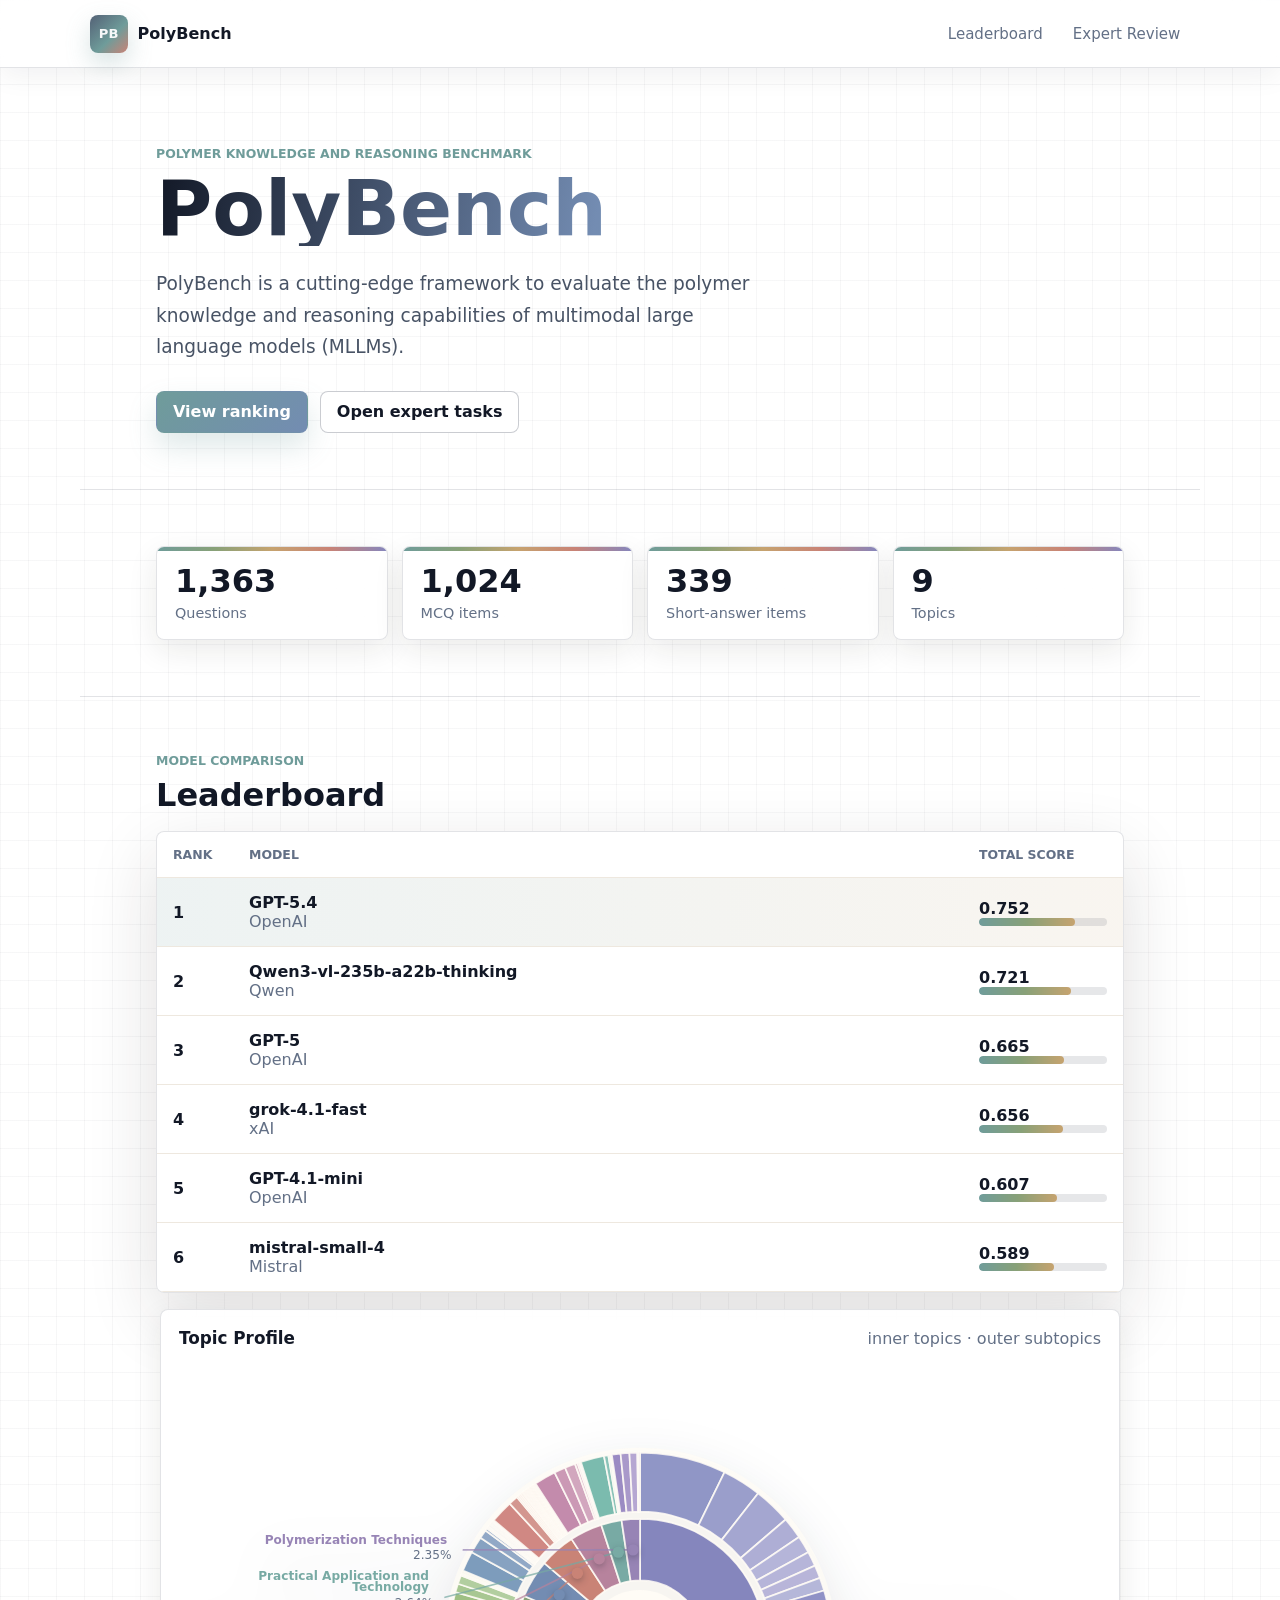
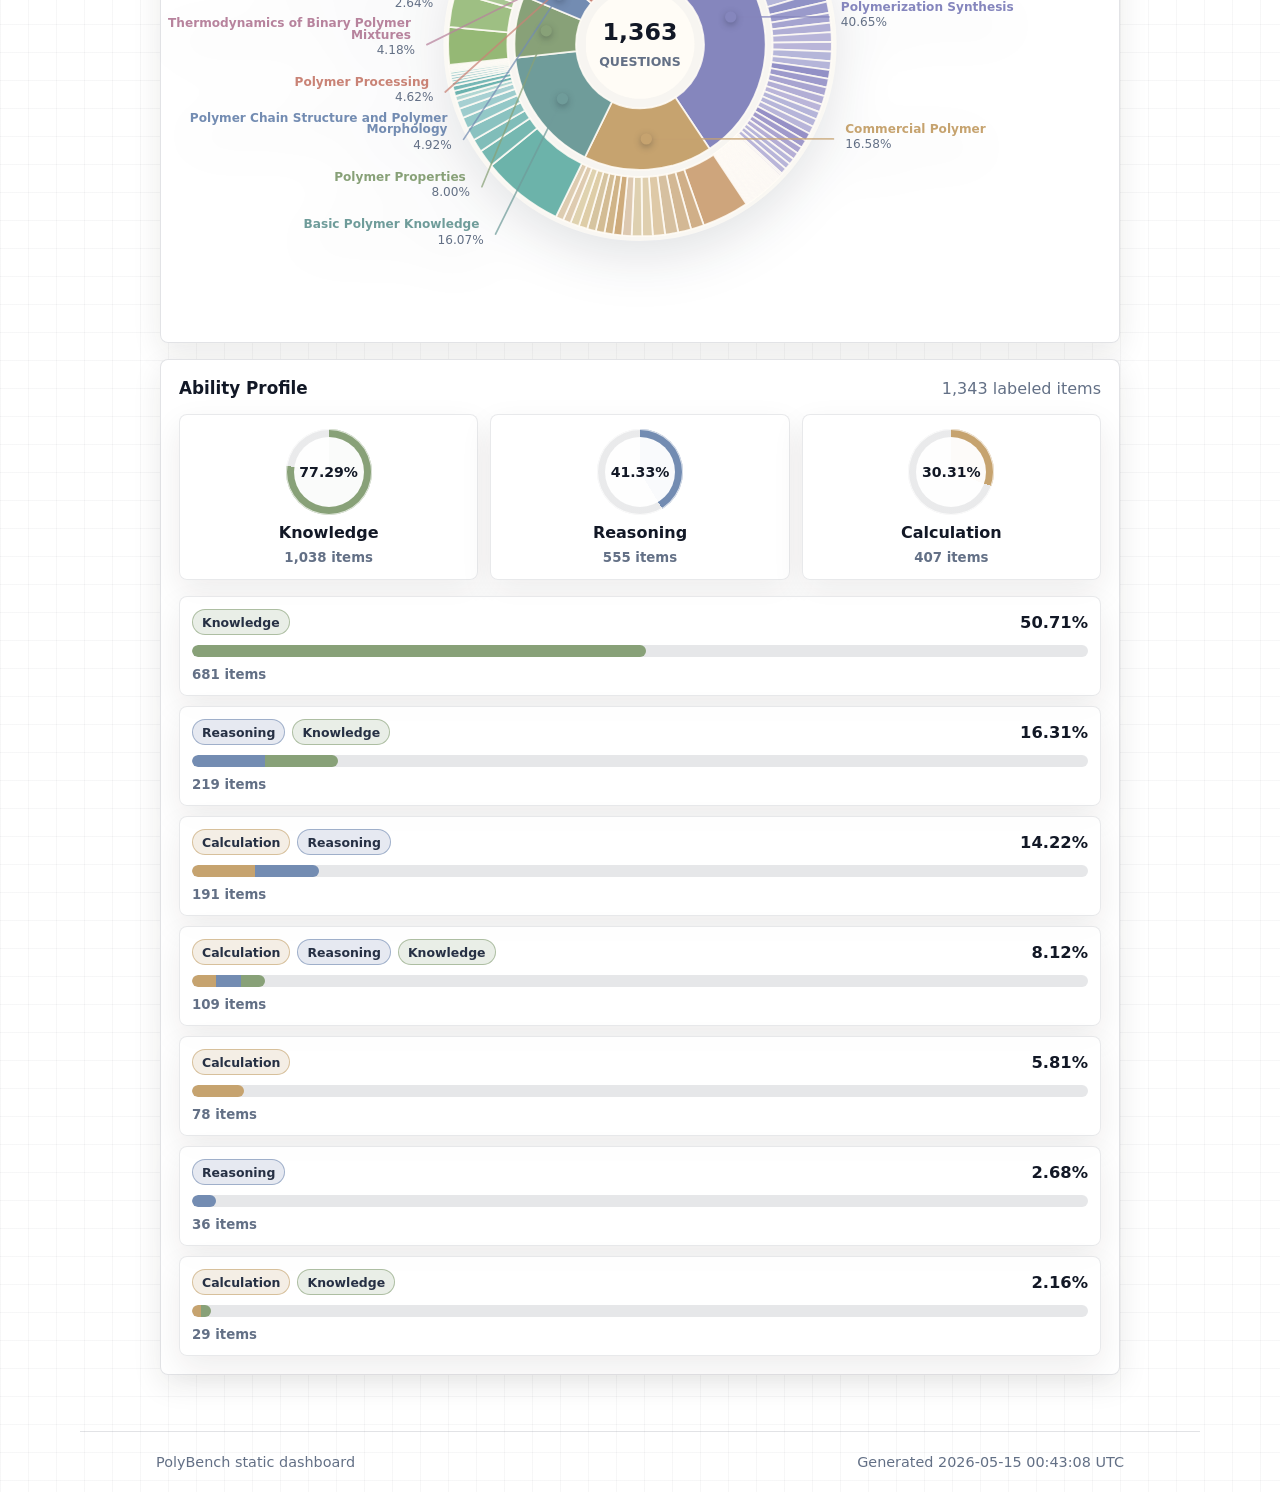
<file: docs/index.html>
<!doctype html>
<html lang="en">
  <head>
    <meta charset="utf-8">
    <meta name="viewport" content="width=device-width, initial-scale=1">
    <meta name="color-scheme" content="light">
    <title>PolyBench Results</title>
    <meta
      name="description"
      content="A GitHub Pages ready PolyBench results dashboard for polymer benchmark runs."
    >
    <link rel="stylesheet" href="assets/css/styles.css?v=47">
    <script defer src="assets/data/polybench-data.js?v=47"></script>
    <script defer src="assets/js/app.js?v=47"></script>
  </head>
  <body data-page="results">
    <header class="site-header">
      <a class="brand" href="index.html" aria-label="PolyBench results home">
        <span class="brand-mark" aria-hidden="true">PB</span>
        <span>PolyBench</span>
      </a>
      <nav class="site-nav" aria-label="Primary navigation">
        <a href="#leaderboard">Leaderboard</a>
        <a href="experts.html">Expert Review</a>
      </nav>
    </header>

    <main>
      <section class="hero hero-results">
        <div class="hero-copy">
          <p class="eyebrow">Polymer knowledge and reasoning benchmark</p>
          <h1>PolyBench</h1>
          <p class="hero-lede">
            PolyBench is a cutting-edge framework to evaluate the polymer knowledge
            and reasoning capabilities of multimodal large language models (MLLMs).
          </p>
          <div class="hero-actions">
            <a class="button primary" href="#leaderboard">View ranking</a>
            <a class="button quiet" href="experts.html">Open expert tasks</a>
          </div>
        </div>
      </section>

      <section class="metric-band" aria-label="Benchmark summary">
        <div class="metric-grid" id="summaryMetrics"></div>
      </section>

      <section class="section-wrap" id="leaderboard">
        <div class="section-heading">
          <div>
            <p class="eyebrow">Model comparison</p>
            <h2>Leaderboard</h2>
          </div>
        </div>
        <div class="table-shell">
          <table class="leaderboard-table">
            <thead>
              <tr>
                <th>Rank</th>
                <th>Model</th>
                <th>Total Score</th>
              </tr>
            </thead>
            <tbody id="leaderboardRows"></tbody>
          </table>
        </div>
        <div class="detail-grid">
          <section class="analysis-panel">
            <div class="panel-heading">
              <h3>Topic Profile</h3>
              <span>inner topics · outer subtopics</span>
            </div>
            <div class="donut-layout">
              <div id="topicDistributionChart" class="donut-chart" aria-label="Topic and subtopic distribution chart"></div>
            </div>
          </section>
          <section class="analysis-panel ability-panel">
            <div class="panel-heading">
              <h3>Ability Profile</h3>
              <span id="abilityTotal"></span>
            </div>
            <div id="abilityVisualization" class="ability-layout"></div>
          </section>
        </div>
      </section>
    </main>

    <footer class="site-footer">
      <span>PolyBench static dashboard</span>
      <span id="generatedAt"></span>
    </footer>
  </body>
</html>
</file>
<file: docs/assets/css/styles.css>
:root {
  --bg: #ffffff;
  --paper: rgba(255, 255, 255, 0.94);
  --paper-solid: #ffffff;
  --ink: #121826;
  --muted: #637086;
  --morandi-sage: #88a178;
  --morandi-teal: #6f9c9a;
  --morandi-blue: #738cb2;
  --morandi-indigo: #8586bd;
  --morandi-violet: #9784b5;
  --morandi-clay: #c98376;
  --morandi-rose: #b7839d;
  --morandi-gold: #c6a36f;
  --line: rgba(35, 44, 62, 0.13);
  --line-strong: rgba(35, 44, 62, 0.24);
  --teal: var(--morandi-teal);
  --green: var(--morandi-sage);
  --amber: var(--morandi-gold);
  --coral: var(--morandi-clay);
  --blue: var(--morandi-blue);
  --violet: var(--morandi-indigo);
  --rose: var(--morandi-rose);
  --shadow: 0 24px 70px rgba(34, 31, 27, 0.14);
  --shadow-soft: 0 10px 30px rgba(34, 31, 27, 0.09);
  --content-width: 1120px;
  font-family:
    Inter, ui-sans-serif, system-ui, -apple-system, BlinkMacSystemFont, "Segoe UI",
    sans-serif;
}

* {
  box-sizing: border-box;
}

html {
  scroll-behavior: smooth;
}

body {
  margin: 0;
  min-width: 320px;
  background:
    linear-gradient(rgba(18, 24, 38, 0.035) 1px, transparent 1px),
    linear-gradient(90deg, rgba(18, 24, 38, 0.035) 1px, transparent 1px),
    #ffffff;
  background-size: 28px 28px, 28px 28px, auto;
  color: var(--ink);
  letter-spacing: 0;
}

body,
button,
input,
select,
textarea {
  font: inherit;
}

button,
a,
input,
select,
textarea {
  -webkit-tap-highlight-color: transparent;
}

a {
  color: inherit;
  text-decoration: none;
}

img {
  max-width: 100%;
  display: block;
}

.site-header {
  position: sticky;
  top: 0;
  z-index: 20;
  display: flex;
  align-items: center;
  justify-content: space-between;
  gap: 24px;
  min-height: 68px;
  padding: 14px clamp(28px, 7vw, 96px);
  background: rgba(255, 255, 255, 0.86);
  border-bottom: 1px solid var(--line);
  box-shadow: 0 8px 28px rgba(18, 24, 38, 0.06);
  backdrop-filter: blur(18px) saturate(1.2);
}

.brand,
.site-nav,
.hero-actions,
.toolbar,
.question-toolbar,
.answer-actions,
.confidence-row,
.section-heading {
  display: flex;
  align-items: center;
}

.brand {
  gap: 10px;
  font-weight: 800;
}

.brand-mark {
  display: grid;
  place-items: center;
  width: 38px;
  height: 38px;
  border-radius: 8px;
  background: linear-gradient(135deg, #536176, var(--teal) 58%, var(--coral));
  color: var(--paper);
  font-size: 0.82rem;
  box-shadow: 0 10px 24px rgba(111, 156, 154, 0.28);
}

.site-nav {
  gap: 10px;
  color: var(--muted);
  font-size: 0.94rem;
  flex-wrap: wrap;
  justify-content: flex-end;
}

.site-nav a {
  padding: 8px 10px;
  border-radius: 8px;
}

.site-nav a:hover,
.site-nav a:focus-visible {
  background: rgba(111, 156, 154, 0.12);
  color: var(--ink);
}

.hero {
  display: grid;
  grid-template-columns: minmax(0, 1fr);
  gap: clamp(28px, 5vw, 72px);
  align-items: center;
  width: min(100%, var(--content-width));
  margin-inline: auto;
  padding: clamp(44px, 7vw, 78px) clamp(32px, 7vw, 76px) clamp(32px, 5vw, 56px);
  border-bottom: 1px solid var(--line);
  background: transparent;
}

.hero-copy {
  max-width: 760px;
}

.eyebrow {
  margin: 0 0 10px;
  color: var(--teal);
  font-size: 0.78rem;
  font-weight: 800;
  text-transform: uppercase;
}

h1,
h2,
h3,
p {
  overflow-wrap: anywhere;
}

h1 {
  margin: 0;
  font-size: clamp(2.45rem, 6vw, 5rem);
  line-height: 0.98;
  letter-spacing: 0;
  color: var(--ink);
  background: linear-gradient(100deg, var(--ink), var(--blue) 58%, var(--teal));
  -webkit-background-clip: text;
  background-clip: text;
  -webkit-text-fill-color: transparent;
}

h2 {
  margin: 0;
  font-size: 2rem;
  line-height: 1.1;
}

h3 {
  margin: 0;
  font-size: 1.05rem;
}

.hero-lede {
  max-width: 620px;
  margin: 22px 0 0;
  color: #485365;
  font-size: 1.16rem;
  line-height: 1.7;
}

.hero-actions {
  gap: 12px;
  flex-wrap: wrap;
  margin-top: 28px;
}

.button,
.icon-button,
.segment {
  min-height: 42px;
  border: 1px solid var(--line-strong);
  border-radius: 8px;
  background: var(--paper);
  color: var(--ink);
  cursor: pointer;
  font-weight: 750;
}

.button {
  display: inline-flex;
  align-items: center;
  justify-content: center;
  gap: 8px;
  padding: 10px 16px;
}

.button.primary {
  border-color: transparent;
  background: linear-gradient(135deg, var(--teal), var(--blue));
  color: #ffffff;
  box-shadow: 0 14px 28px rgba(111, 156, 154, 0.22);
}

.button.quiet {
  background: rgba(255, 255, 255, 0.94);
}

.button.full {
  width: 100%;
}

.button:disabled,
.icon-button:disabled,
.segment:disabled {
  cursor: not-allowed;
  opacity: 0.48;
  transform: none;
  box-shadow: none;
}

.button:hover,
.button:focus-visible,
.icon-button:hover,
.icon-button:focus-visible,
.segment:hover,
.segment:focus-visible {
  transform: translateY(-1px);
  box-shadow: 0 8px 24px rgba(24, 33, 47, 0.12);
}

.button:disabled:hover,
.button:disabled:focus-visible,
.icon-button:disabled:hover,
.icon-button:disabled:focus-visible,
.segment:disabled:hover,
.segment:disabled:focus-visible {
  transform: none;
  box-shadow: none;
}

.table-shell,
.analysis-panel,
.question-card,
.response-panel,
.expert-sidebar,
.export-box {
  border: 1px solid var(--line);
  border-radius: 8px;
  background: var(--paper);
  box-shadow: var(--shadow);
  backdrop-filter: blur(18px) saturate(1.1);
}

.muted,
.panel-heading span,
.section-note {
  color: var(--muted);
}

.image-ribbon {
  display: grid;
  grid-auto-rows: 108px;
  gap: 12px;
}

.image-ribbon figure {
  margin: 0;
  height: 108px;
  min-height: 0;
  overflow: hidden;
  border: 1px solid var(--line);
  border-radius: 8px;
  background: #ffffff;
  box-shadow: var(--shadow-soft);
}

.image-ribbon img {
  width: 100%;
  height: 100%;
  object-fit: cover;
}

.metric-band,
.section-wrap {
  width: min(100%, var(--content-width));
  margin-inline: auto;
  padding: clamp(28px, 5vw, 56px) clamp(32px, 7vw, 76px);
}

.metric-grid {
  display: grid;
  grid-template-columns: repeat(4, minmax(0, 1fr));
  gap: 14px;
}

.metric-card,
.dataset-card {
  position: relative;
  overflow: hidden;
  border: 1px solid var(--line);
  border-radius: 8px;
  background: var(--paper);
  padding: 18px;
  box-shadow: var(--shadow-soft);
}

.metric-card::before,
.dataset-card::before {
  content: "";
  position: absolute;
  inset: 0 0 auto;
  height: 4px;
  background: linear-gradient(90deg, var(--teal), var(--green), var(--amber), var(--coral), var(--violet));
}

.metric-card strong {
  display: block;
  font-size: 2rem;
  line-height: 1;
}

.metric-card span {
  display: block;
  margin-top: 8px;
  color: var(--muted);
  font-size: 0.9rem;
}

.section-wrap {
  border-top: 1px solid var(--line);
}

.section-wrap.tinted {
  background: transparent;
}

.section-wrap.compact-section {
  padding-top: 24px;
}

.section-heading {
  justify-content: space-between;
  gap: 18px;
  margin-bottom: 18px;
}

.toolbar {
  gap: 10px;
  flex-wrap: wrap;
  justify-content: flex-end;
}

.search-box,
.select-box,
.field,
.answer-box {
  display: grid;
  gap: 7px;
  color: var(--muted);
  font-size: 0.82rem;
  font-weight: 750;
}

input,
select,
textarea {
  width: 100%;
  border: 1px solid var(--line-strong);
  border-radius: 8px;
  background: rgba(255, 255, 255, 0.94);
  color: var(--ink);
  outline: none;
}

input,
select {
  min-height: 42px;
  padding: 9px 11px;
}

textarea {
  min-height: 88px;
  padding: 11px;
  resize: vertical;
}

input:focus,
select:focus,
textarea:focus {
  border-color: var(--teal);
  box-shadow: 0 0 0 3px rgba(111, 156, 154, 0.16);
}

.table-shell {
  overflow-x: auto;
}

.leaderboard-table {
  width: 100%;
  min-width: 0;
  border-collapse: collapse;
  table-layout: fixed;
}

.leaderboard-table th:nth-child(1),
.leaderboard-table td:nth-child(1) {
  width: 76px;
}

.leaderboard-table th:nth-child(3),
.leaderboard-table td:nth-child(3) {
  width: 160px;
}

.leaderboard-table th,
.leaderboard-table td {
  padding: 15px 16px;
  border-bottom: 1px solid #eee8df;
  text-align: left;
  vertical-align: middle;
}

.leaderboard-table th {
  color: var(--muted);
  font-size: 0.78rem;
  text-transform: uppercase;
}

.leaderboard-table tbody tr {
  cursor: pointer;
}

.leaderboard-table tbody tr:hover,
.leaderboard-table tbody tr.active-row {
  background: linear-gradient(90deg, rgba(111, 156, 154, 0.12), rgba(198, 163, 111, 0.1));
}

.score-cell {
  min-width: 150px;
}

.score-track,
.progress-track {
  width: 100%;
  height: 8px;
  overflow: hidden;
  border-radius: 999px;
  background: rgba(18, 24, 38, 0.1);
}

.score-track span,
.progress-track span {
  display: block;
  height: 100%;
  border-radius: inherit;
  background: linear-gradient(90deg, var(--teal), var(--green), var(--amber));
}

.detail-grid {
  display: grid;
  grid-template-columns: minmax(0, 1fr);
  justify-items: center;
  gap: 16px;
  margin-top: 16px;
}

.analysis-panel {
  width: min(100%, 960px);
  padding: 18px;
  box-shadow: var(--shadow-soft);
}

.panel-heading {
  display: flex;
  align-items: baseline;
  justify-content: space-between;
  gap: 12px;
  margin-bottom: 16px;
}

.bar-list {
  display: grid;
  gap: 12px;
}

.bar-item {
  display: grid;
  grid-template-columns: minmax(120px, 0.8fr) minmax(160px, 1.3fr) 74px;
  gap: 12px;
  align-items: center;
}

.bar-label {
  min-width: 0;
  font-weight: 750;
}

.bar-label span {
  display: block;
  margin-top: 2px;
  color: var(--muted);
  font-size: 0.78rem;
  font-weight: 650;
}

.bar-track {
  height: 12px;
  overflow: hidden;
  border-radius: 999px;
  background: rgba(18, 24, 38, 0.1);
}

.bar-track span {
  display: block;
  height: 100%;
  border-radius: inherit;
  background: linear-gradient(90deg, var(--teal), var(--green));
}

.compact .bar-track span {
  background: linear-gradient(90deg, var(--amber), var(--coral));
}

.donut-layout {
  display: grid;
  grid-template-columns: minmax(0, 1fr);
  justify-items: center;
  gap: 0;
}

.donut-chart {
  position: relative;
  display: grid;
  place-items: center;
  width: 100%;
  min-height: clamp(360px, 48vw, 560px);
}

.topic-donut-svg {
  width: min(100%, 900px);
  height: auto;
  overflow: visible;
  filter: drop-shadow(0 18px 26px rgba(18, 24, 38, 0.12));
}

.topic-donut-svg path {
  transition: opacity 160ms ease, transform 160ms ease;
  transform-origin: center;
}

.topic-donut-svg path:hover {
  opacity: 0.82;
}

.donut-segment[data-topic] {
  cursor: pointer;
}

.inner-segment:focus-visible,
.inner-segment.active,
.outer-segment:focus-visible,
.outer-segment.active {
  outline: none;
  opacity: 0.84;
  filter: brightness(1.08);
}

.topic-callout-line {
  fill: none;
  stroke-width: 1.45;
  stroke-linecap: round;
  stroke-linejoin: round;
  opacity: 0.72;
}

.topic-callout-dot {
  stroke: none;
  opacity: 1;
  filter: drop-shadow(0 2px 3px rgba(18, 24, 38, 0.3));
}

.topic-callout-text {
  fill: var(--ink);
  font-size: 0.64rem;
  font-weight: 560;
  line-height: 1.1;
}

.topic-callout-name {
  font-weight: 620;
}

.topic-callout-percent {
  fill: var(--muted);
  font-weight: 520;
}

.subtopic-popover {
  position: absolute;
  left: 50%;
  bottom: 12px;
  z-index: 3;
  width: min(88%, 360px);
  transform: translateX(-50%);
  border: 1px solid rgba(35, 44, 62, 0.14);
  border-radius: 8px;
  background: rgba(255, 255, 255, 0.96);
  box-shadow: 0 18px 42px rgba(18, 24, 38, 0.16);
  padding: 12px 14px;
  backdrop-filter: blur(16px) saturate(1.15);
}

.subtopic-popover span,
.subtopic-popover small {
  display: block;
}

.subtopic-popover .popover-kicker {
  color: var(--muted);
  font-size: 0.76rem;
  font-weight: 500;
  text-transform: uppercase;
}

.subtopic-popover .popover-label {
  margin-top: 3px;
  color: var(--ink);
  font-weight: 500;
  line-height: 1.25;
}

.subtopic-popover small {
  margin-top: 5px;
  color: var(--muted);
  font-weight: 500;
  line-height: 1.35;
}

.donut-center-value {
  fill: var(--ink);
  font-size: 1.25rem;
  font-weight: 850;
}

.donut-center-label {
  fill: var(--muted);
  font-size: 0.66rem;
  font-weight: 750;
  text-transform: uppercase;
}

.donut-legend {
  display: none;
  gap: 9px;
}

.legend-row {
  display: grid;
  grid-template-columns: 14px minmax(0, 1fr) 72px 78px;
  gap: 10px;
  align-items: center;
  min-height: 42px;
  border: 1px solid rgba(35, 44, 62, 0.09);
  border-radius: 8px;
  background: rgba(255, 255, 255, 0.72);
  padding: 8px 10px;
}

.legend-swatch {
  width: 12px;
  height: 12px;
  border-radius: 999px;
  box-shadow: 0 0 0 3px rgba(255, 255, 255, 0.88);
}

.legend-topic {
  min-width: 0;
  color: var(--ink);
  font-weight: 700;
  line-height: 1.2;
}

.legend-row strong {
  font-weight: 700;
  text-align: right;
}

.legend-count {
  color: var(--muted);
  font-size: 0.82rem;
  font-weight: 400;
  text-align: right;
}

.ability-layout {
  display: grid;
  grid-template-columns: minmax(0, 1fr);
  width: 100%;
  gap: 16px;
  align-items: start;
}

.ability-summary {
  display: grid;
  grid-template-columns: repeat(3, minmax(0, 1fr));
  gap: 12px;
}

.ability-stat,
.ability-row {
  border: 1px solid rgba(35, 44, 62, 0.1);
  border-radius: 8px;
  background: rgba(255, 255, 255, 0.9);
  box-shadow: 0 12px 32px rgba(34, 31, 27, 0.08);
}

.ability-stat {
  display: grid;
  justify-items: center;
  gap: 8px;
  min-height: 150px;
  padding: 14px 10px;
  text-align: center;
}

.ability-dial {
  position: relative;
  display: grid;
  place-items: center;
  width: min(86px, 100%);
  aspect-ratio: 1;
  border-radius: 999px;
  background: conic-gradient(var(--ability-color) var(--value), rgba(18, 24, 38, 0.09) 0);
  box-shadow: inset 0 0 0 1px rgba(255, 255, 255, 0.72);
}

.ability-dial::after {
  content: "";
  position: absolute;
  inset: 8px;
  border-radius: inherit;
  background: rgba(255, 255, 255, 0.96);
}

.ability-dial strong {
  position: relative;
  z-index: 1;
  font-size: 0.88rem;
}

.ability-stat span {
  color: var(--ink);
  font-weight: 800;
  line-height: 1.2;
}

.ability-stat small,
.ability-row small {
  color: var(--muted);
  font-weight: 720;
}

.ability-patterns {
  display: grid;
  gap: 10px;
}

.ability-row {
  padding: 12px;
}

.ability-row-top {
  display: grid;
  grid-template-columns: minmax(0, 1fr) auto;
  gap: 12px;
  align-items: center;
}

.ability-chip-list {
  display: flex;
  gap: 7px;
  flex-wrap: wrap;
  min-width: 0;
}

.ability-chip {
  display: inline-flex;
  align-items: center;
  min-height: 26px;
  border: 1px solid color-mix(in srgb, var(--ability-color) 62%, transparent);
  border-radius: 999px;
  background: color-mix(in srgb, var(--ability-color) 18%, rgba(255, 255, 255, 0.9));
  color: #263044;
  padding: 4px 9px;
  font-size: 0.78rem;
  font-weight: 800;
}

.ability-row-top strong {
  font-size: 1.02rem;
}

.ability-bar {
  height: 12px;
  overflow: hidden;
  margin: 10px 0 7px;
  border-radius: 999px;
  background: rgba(18, 24, 38, 0.1);
}

.ability-bar span {
  display: block;
  height: 100%;
  border-radius: inherit;
}

.dataset-grid {
  display: grid;
  grid-template-columns: repeat(3, minmax(0, 1fr));
  gap: 14px;
}

.dataset-card {
  display: grid;
  gap: 16px;
}

.dataset-card header {
  display: flex;
  align-items: flex-start;
  justify-content: space-between;
  gap: 12px;
}

.dataset-card h3 {
  line-height: 1.25;
}

.dataset-stat-row {
  display: grid;
  grid-template-columns: repeat(3, minmax(0, 1fr));
  gap: 8px;
}

.dataset-stat {
  border-radius: 8px;
  background: rgba(255, 255, 255, 0.9);
  padding: 10px;
}

.dataset-stat strong {
  display: block;
  font-size: 1.1rem;
}

.dataset-stat span,
.topic-chip span {
  color: var(--muted);
  font-size: 0.78rem;
}

.topic-list {
  display: flex;
  gap: 8px;
  flex-wrap: wrap;
}

.topic-chip,
.pill {
  display: inline-flex;
  align-items: center;
  max-width: 100%;
  min-height: 28px;
  border-radius: 999px;
  padding: 5px 9px;
  background: rgba(126, 143, 131, 0.16);
  color: #52685d;
  font-size: 0.78rem;
  font-weight: 800;
}

.pill.soft {
  background: rgba(126, 140, 168, 0.16);
  color: #56657d;
}

.pill.warm {
  background: rgba(185, 139, 120, 0.17);
  color: #80604f;
}

.topic-cloud {
  display: grid;
  grid-template-columns: repeat(4, minmax(0, 1fr));
  gap: 12px;
}

.topic-cloud .topic-chip {
  justify-content: space-between;
  border: 1px solid var(--line);
  border-radius: 8px;
  background: var(--paper);
  color: var(--ink);
  padding: 12px;
  box-shadow: var(--shadow-soft);
}

.site-footer {
  display: flex;
  justify-content: space-between;
  gap: 16px;
  flex-wrap: wrap;
  width: min(100%, var(--content-width));
  margin-inline: auto;
  padding: 22px clamp(32px, 7vw, 76px);
  border-top: 1px solid var(--line);
  color: var(--muted);
  font-size: 0.9rem;
}

code {
  color: #39516d;
  font-family: ui-monospace, SFMono-Regular, Menlo, Monaco, Consolas, "Liberation Mono", monospace;
  font-size: 0.84rem;
}

.empty-state,
.empty-cell {
  color: var(--muted);
  font-weight: 700;
}

.empty-state {
  display: grid;
  place-items: center;
  min-height: 120px;
  padding: 18px;
  text-align: center;
}

.expert-shell {
  display: grid;
  grid-template-columns: minmax(260px, 330px) minmax(0, 1fr);
  gap: 18px;
  padding: clamp(18px, 4vw, 42px) clamp(18px, 5vw, 64px);
  background: transparent;
}

.expert-sidebar {
  position: sticky;
  top: 88px;
  align-self: start;
  display: grid;
  gap: 16px;
  padding: 18px;
  box-shadow: var(--shadow-soft);
  background: var(--paper);
}

.review-title h1 {
  font-size: 2rem;
  line-height: 1.05;
}

.sample-note {
  margin: 12px 0 0;
  color: var(--muted);
  font-size: 0.9rem;
  line-height: 1.45;
}

.segmented {
  display: grid;
  grid-template-columns: repeat(3, 1fr);
  gap: 6px;
  padding: 5px;
  border: 1px solid var(--line);
  border-radius: 8px;
  background: rgba(18, 24, 38, 0.08);
}

.segment {
  min-height: 36px;
  border: 0;
  box-shadow: none;
}

.segment.active {
  background: linear-gradient(135deg, #6f7d74, #7d8ca8);
  color: #ffffff;
  box-shadow: inset 0 0 0 1px rgba(255, 255, 255, 0.22);
}

.progress-card {
  display: grid;
  grid-template-columns: repeat(2, 1fr);
  gap: 10px;
}

.progress-card > div {
  border-radius: 8px;
  background: rgba(255, 255, 255, 0.9);
  padding: 12px;
}

.progress-card strong {
  display: block;
  margin-top: 4px;
  font-size: 1.4rem;
}

.sidebar-actions {
  display: grid;
  gap: 8px;
}

.question-workspace {
  display: grid;
  gap: 14px;
}

.question-toolbar {
  justify-content: space-between;
  gap: 12px;
}

.icon-button {
  display: grid;
  place-items: center;
  width: 44px;
  height: 44px;
  font-size: 1.2rem;
}

.question-position {
  flex: 1;
  display: grid;
  gap: 8px;
  min-width: 120px;
  max-width: 680px;
}

.question-position span {
  color: var(--muted);
  font-weight: 750;
}

.question-card,
.response-panel {
  box-shadow: var(--shadow-soft);
  padding: clamp(18px, 3vw, 28px);
}

.question-card {
  --question-font-size: 1.02rem;
  display: grid;
  gap: 18px;
  background: var(--paper);
}

.question-meta {
  display: flex;
  flex-wrap: wrap;
  gap: 8px;
}

.question-card h2 {
  max-width: 980px;
  font-size: var(--question-font-size);
  line-height: 1.55;
  font-weight: 400;
}

#questionText {
  font-weight: 400;
}

.question-card mjx-container {
  font-size: 1em !important;
}

.question-images {
  display: grid;
  grid-template-columns: repeat(auto-fit, minmax(240px, 1fr));
  gap: 12px;
}

.question-images figure {
  margin: 0;
  overflow: hidden;
  border: 1px solid var(--line);
  border-radius: 8px;
  background: #ffffff;
  box-shadow: var(--shadow-soft);
}

.image-zoom-button {
  display: block;
  width: 100%;
  border: 0;
  background: #ffffff;
  padding: 0;
  cursor: zoom-in;
}

.question-images img {
  width: 100%;
  height: clamp(260px, 36vw, 420px);
  object-fit: contain;
  background: #ffffff;
}

.image-zoom-button:hover img,
.image-zoom-button:focus-visible img {
  filter: contrast(1.02);
}

.question-images figcaption {
  padding: 8px 10px;
  color: var(--muted);
  font-size: 0.78rem;
}

.lightbox-open {
  overflow: hidden;
}

.image-lightbox {
  position: fixed;
  inset: 0;
  z-index: 20;
  display: grid;
  place-items: center;
  padding: clamp(16px, 4vw, 42px);
}

.image-lightbox[hidden] {
  display: none;
}

.image-lightbox-backdrop {
  position: absolute;
  inset: 0;
  border: 0;
  background: rgba(20, 26, 34, 0.72);
  cursor: zoom-out;
}

.image-lightbox figure {
  position: relative;
  z-index: 1;
  display: grid;
  gap: 10px;
  width: min(96vw, 1180px);
  max-height: 92vh;
  margin: 0;
  border: 1px solid rgba(255, 255, 255, 0.22);
  border-radius: 8px;
  background: #ffffff;
  box-shadow: 0 28px 72px rgba(18, 24, 38, 0.32);
  padding: clamp(10px, 2vw, 16px);
}

.image-lightbox img {
  width: 100%;
  max-height: 78vh;
  object-fit: contain;
  background: #ffffff;
}

.image-lightbox figcaption {
  color: var(--muted);
  font-size: 0.9rem;
}

.image-lightbox-close {
  position: absolute;
  top: 10px;
  right: 10px;
  z-index: 2;
  width: 36px;
  height: 36px;
  border-radius: 8px;
  border: 1px solid rgba(35, 44, 62, 0.16);
  background: rgba(255, 255, 255, 0.92);
  color: var(--ink);
  cursor: pointer;
  font-size: 1.2rem;
  line-height: 1;
}

.option-list {
  display: grid;
  gap: 10px;
}

.option-button {
  display: grid;
  grid-template-columns: 36px minmax(0, 1fr);
  gap: 10px;
  align-items: center;
  min-height: 58px;
  border: 1px solid var(--line);
  border-radius: 8px;
  background: rgba(255, 255, 255, 0.94);
  padding: 11px 12px;
  color: #253044;
  font-size: var(--question-font-size);
  line-height: 1.45;
  text-align: left;
  cursor: pointer;
}

.option-button:hover,
.option-button:focus-visible {
  border-color: rgba(126, 140, 168, 0.62);
  box-shadow: 0 0 0 3px rgba(126, 140, 168, 0.14), var(--shadow-soft);
}

.option-button.selected {
  border-color: rgba(126, 143, 131, 0.72);
  background: linear-gradient(90deg, rgba(126, 143, 131, 0.18), rgba(185, 139, 120, 0.12));
}

.option-letter {
  display: grid;
  place-items: center;
  width: 32px;
  height: 32px;
  border-radius: 8px;
  background: linear-gradient(135deg, var(--morandi-sage), var(--morandi-blue));
  color: #ffffff;
  font-weight: 850;
}

.response-panel {
  display: grid;
  gap: 14px;
}

.confidence-row {
  justify-content: space-between;
  gap: 14px;
  flex-wrap: wrap;
  color: var(--muted);
  font-weight: 800;
}

.confidence-buttons {
  display: flex;
  gap: 7px;
}

.confidence-buttons button {
  width: 40px;
  height: 40px;
  border: 1px solid var(--line-strong);
  border-radius: 8px;
  background: rgba(255, 255, 255, 0.94);
  color: var(--ink);
  cursor: pointer;
  font-weight: 800;
}

.confidence-buttons button.active {
  border-color: rgba(185, 139, 120, 0.72);
  background: linear-gradient(135deg, rgba(185, 139, 120, 0.2), rgba(126, 143, 131, 0.14));
  color: #735d52;
}

.confidence-row.needs-attention .confidence-buttons button {
  border-color: rgba(185, 139, 120, 0.78);
  box-shadow: 0 0 0 3px rgba(185, 139, 120, 0.12);
}

.answer-actions {
  gap: 10px;
  flex-wrap: wrap;
}

.answer-key {
  border-left: 4px solid var(--green);
  border-radius: 8px;
  background: rgba(255, 255, 255, 0.94);
  padding: 14px;
  line-height: 1.6;
}

.answer-key strong {
  display: block;
  margin-bottom: 6px;
}

.export-box {
  min-height: 180px;
  max-height: 420px;
  overflow: auto;
  margin: 0;
  padding: 16px;
  color: #253044;
  white-space: pre-wrap;
  box-shadow: none;
}

@media (max-width: 1080px) {
  .hero,
  .expert-shell {
    grid-template-columns: 1fr;
  }

  .image-ribbon {
    grid-template-columns: repeat(3, minmax(0, 1fr));
    grid-template-rows: none;
  }

  .metric-grid,
  .dataset-grid,
  .topic-cloud {
    grid-template-columns: repeat(2, minmax(0, 1fr));
  }

  .expert-sidebar {
    position: static;
  }
}

@media (max-width: 760px) {
  .site-header,
  .section-heading,
  .detail-grid,
  .bar-item {
    align-items: stretch;
  }

  .site-header,
  .section-heading,
  .detail-grid,
  .bar-item {
    display: grid;
  }

  .site-nav,
  .toolbar {
    justify-content: start;
  }

  .hero {
    padding-top: 34px;
  }

  .detail-grid,
  .metric-grid,
  .dataset-grid,
  .topic-cloud,
  .donut-layout,
  .ability-layout,
  .dataset-stat-row {
    grid-template-columns: 1fr;
  }

  .ability-summary {
    grid-template-columns: 1fr;
  }

  .donut-chart {
    min-height: 280px;
  }

  .legend-row {
    grid-template-columns: 14px minmax(0, 1fr) 62px;
  }

  .legend-count {
    grid-column: 2 / -1;
    text-align: left;
  }

  .image-ribbon {
    grid-template-columns: 1fr;
  }

  .bar-item {
    grid-template-columns: 1fr;
    gap: 7px;
  }

  .question-card h2 {
    font-size: var(--question-font-size);
  }

  .answer-actions,
  .hero-actions {
    display: grid;
  }

  .button {
    width: 100%;
  }
}
</file>
